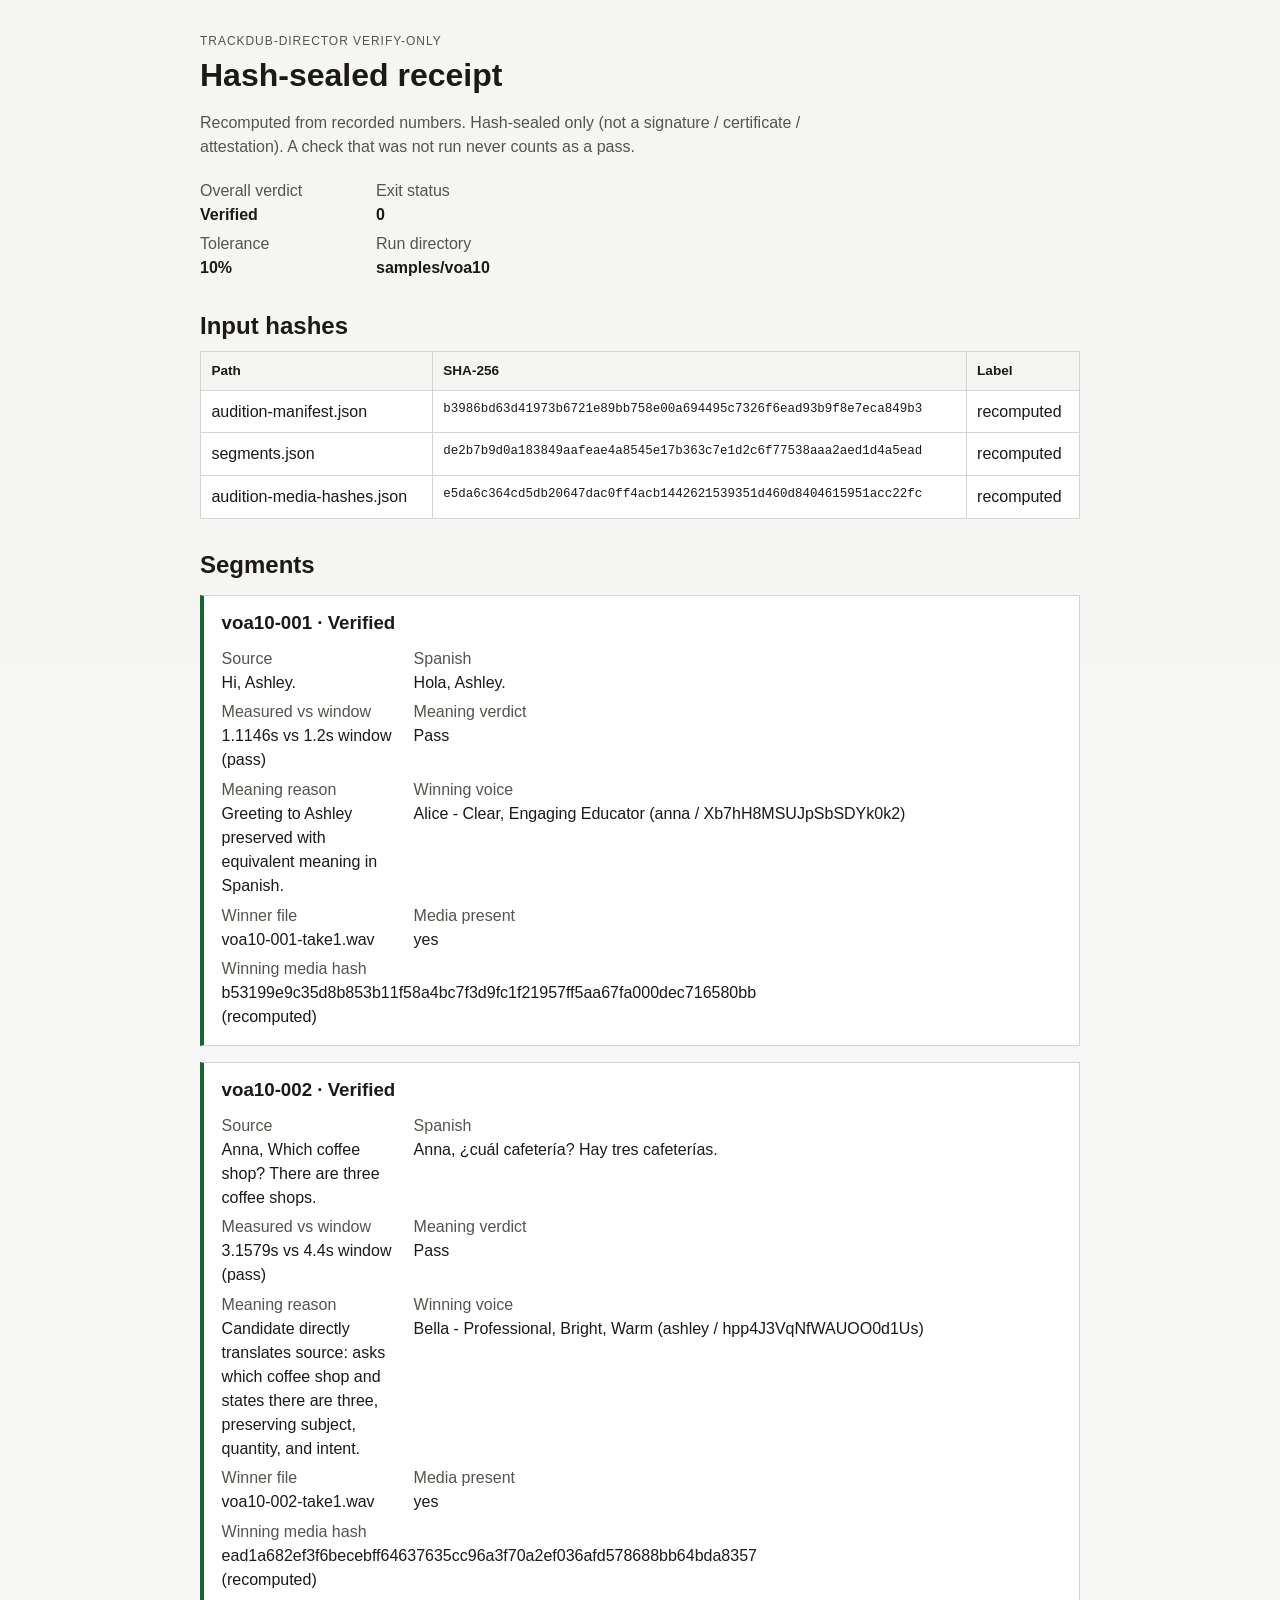
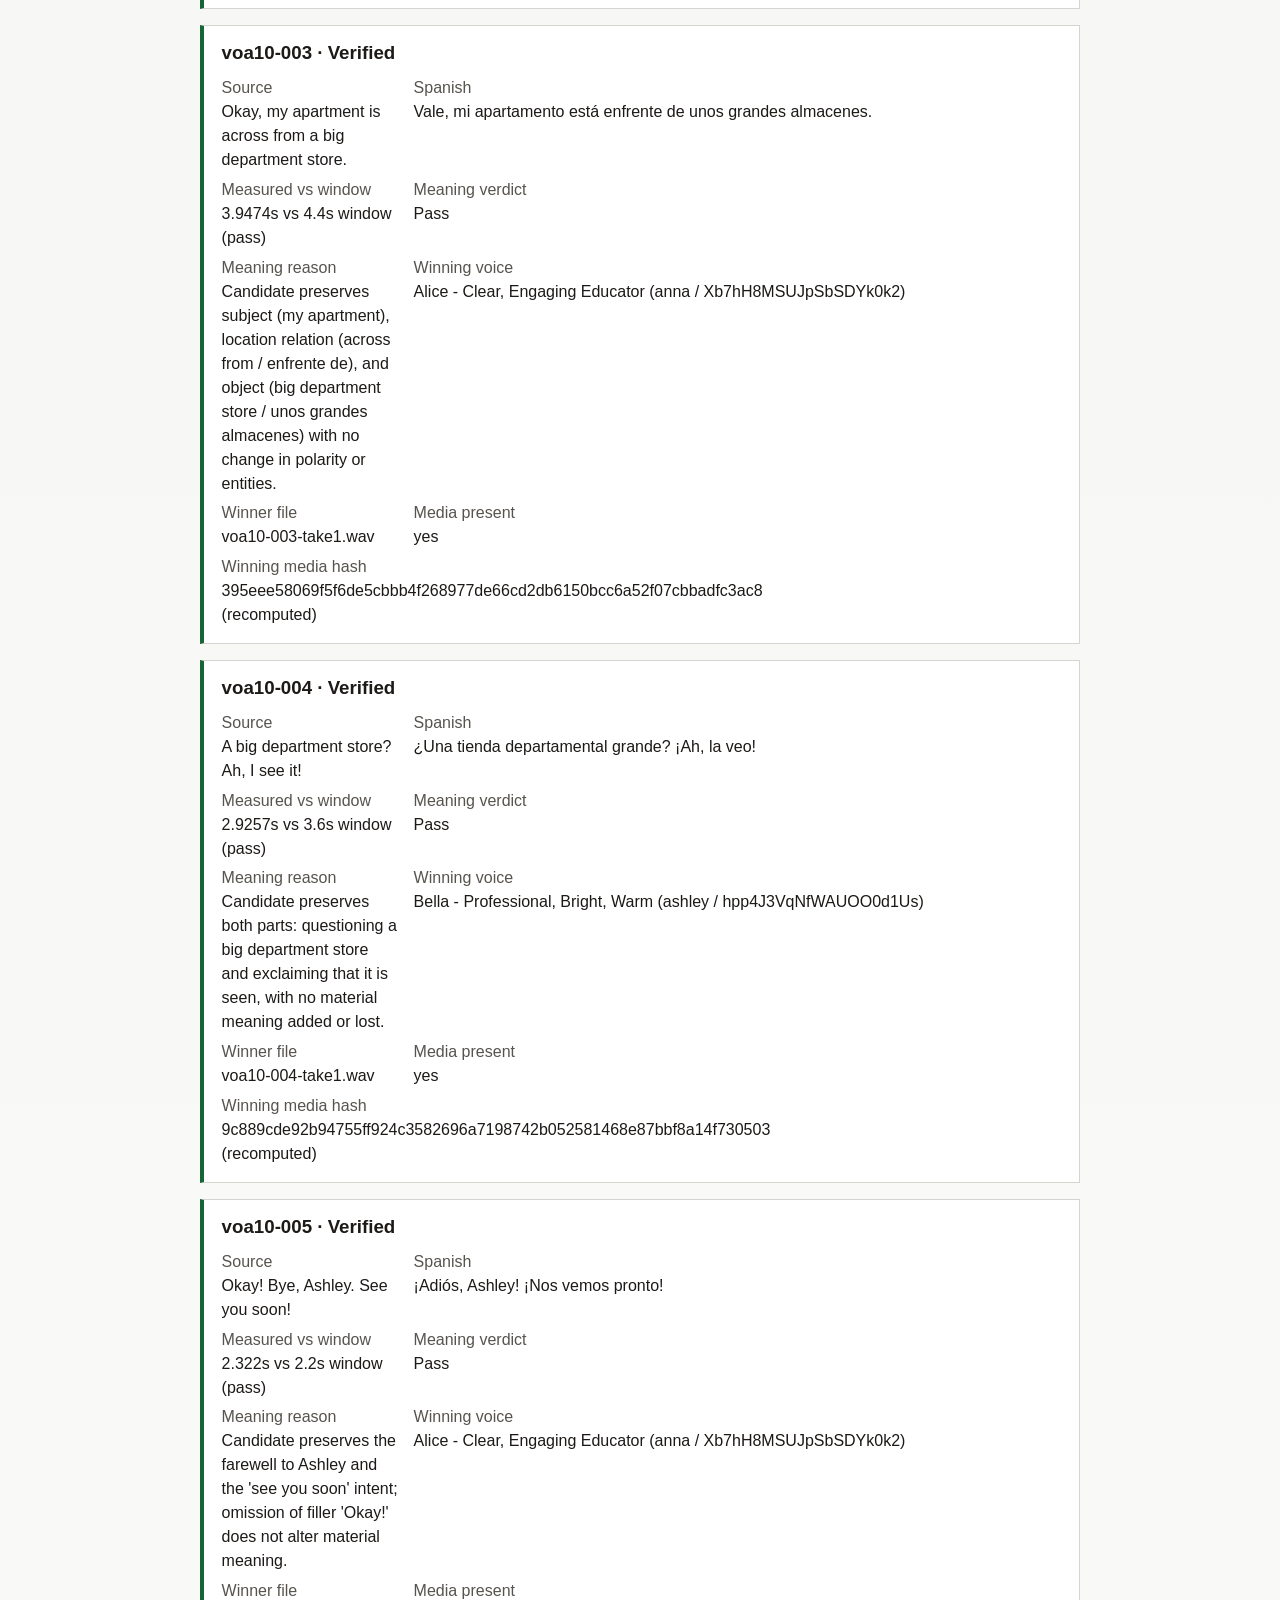
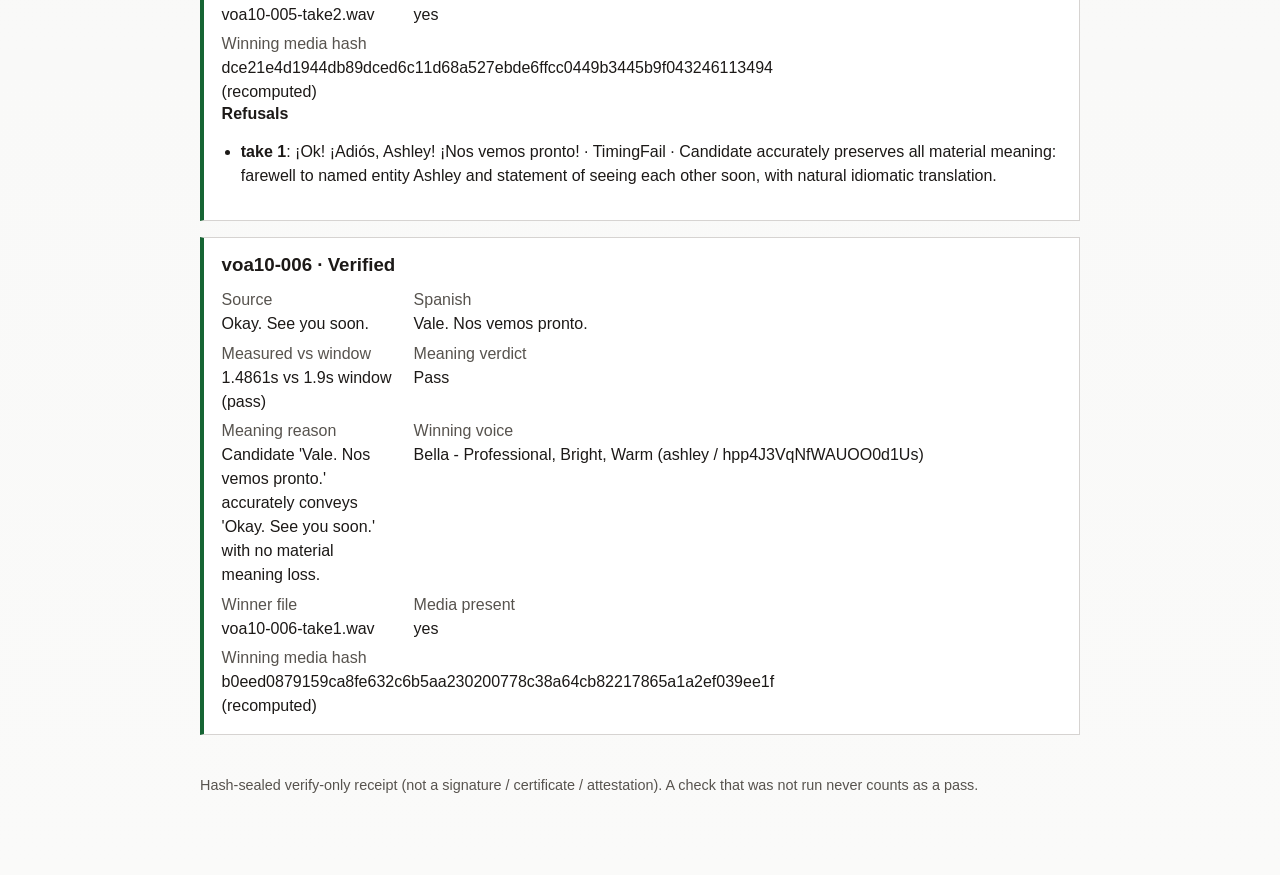
<file: samples/voa10/verify-only-receipt.html>
<!DOCTYPE html>
<html lang="en">
<head>
<meta charset="utf-8">
<meta name="viewport" content="width=device-width, initial-scale=1">
<title>Verify-only receipt (hash-sealed)</title>
<style>
:root { color-scheme: light; --ink:#1c1917; --muted:#57534e; --line:#d6d3d1; --ok:#166534; --review:#9a3412; --bg:#fafaf9; --card:#fff; }
* { box-sizing: border-box; }
body { margin: 0; font: 16px/1.5 "Segoe UI", "Helvetica Neue", sans-serif; color: var(--ink); background: linear-gradient(180deg,#f5f5f4,var(--bg)); }
main { max-width: 920px; margin: 0 auto; padding: 2rem 1.25rem 4rem; }
h1,h2,h3,h4 { line-height: 1.2; margin: 0 0 0.6rem; }
.eyebrow { text-transform: uppercase; letter-spacing: 0.08em; font-size: 0.75rem; color: var(--muted); margin: 0 0 0.4rem; }
.lede { color: var(--muted); max-width: 42rem; }
.summary { display: grid; grid-template-columns: 10rem 1fr; gap: 0.35rem 1rem; margin: 1.25rem 0 0; }
.summary dt { color: var(--muted); }
.summary dd { margin: 0; font-weight: 600; }
section { margin-top: 2rem; }
table { width: 100%; border-collapse: collapse; background: var(--card); }
th, td { border: 1px solid var(--line); padding: 0.55rem 0.65rem; text-align: left; vertical-align: top; }
th { background: #f5f5f4; font-size: 0.85rem; }
.mono { font-family: ui-monospace, Consolas, monospace; font-size: 0.78rem; word-break: break-all; }
.segment { background: var(--card); border: 1px solid var(--line); border-left-width: 4px; padding: 1rem 1.1rem; margin: 1rem 0; }
.segment.ok { border-left-color: var(--ok); }
.segment.review { border-left-color: var(--review); }
.segment dl { display: grid; grid-template-columns: 11rem 1fr; gap: 0.35rem 1rem; margin: 0.75rem 0 0; }
.segment dt { color: var(--muted); }
.segment dd { margin: 0; }
.reasons { color: var(--review); font-weight: 600; }
ul { padding-left: 1.2rem; }
footer { margin-top: 2.5rem; color: var(--muted); font-size: 0.9rem; }
</style>
</head>
<body>
<main>
<header class="top">
<p class="eyebrow">Trackdub-Director verify-only</p>
<h1>Hash-sealed receipt</h1>
<p class="lede">Recomputed from recorded numbers. Hash-sealed only (not a signature / certificate / attestation). A check that was not run never counts as a pass.</p>
<dl class="summary">
<div><dt>Overall verdict</dt><dd>Verified</dd></div>
<div><dt>Exit status</dt><dd>0</dd></div>
<div><dt>Tolerance</dt><dd>10%</dd></div>
<div><dt>Run directory</dt><dd>samples/voa10</dd></div>
</dl>
</header>
<section>
<h2>Input hashes</h2>
<table>
<thead><tr><th>Path</th><th>SHA-256</th><th>Label</th></tr></thead>
<tbody>
<tr>
<td>audition-manifest.json</td>
<td class="mono">b3986bd63d41973b6721e89bb758e00a694495c7326f6ead93b9f8e7eca849b3</td>
<td>recomputed</td>
</tr>
<tr>
<td>segments.json</td>
<td class="mono">de2b7b9d0a183849aafeae4a8545e17b363c7e1d2c6f77538aaa2aed1d4a5ead</td>
<td>recomputed</td>
</tr>
<tr>
<td>audition-media-hashes.json</td>
<td class="mono">e5da6c364cd5db20647dac0ff4acb1442621539351d460d8404615951acc22fc</td>
<td>recomputed</td>
</tr>
</tbody></table>
</section>
<section>
<h2>Segments</h2>
<article class="segment ok">
<h3>voa10-001 · Verified</h3>
<dl>
<div><dt>Source</dt><dd>Hi, Ashley.</dd></div>
<div><dt>Spanish</dt><dd>Hola, Ashley.</dd></div>
<div><dt>Measured vs window</dt><dd>1.1146s vs 1.2s window (pass)</dd></div>
<div><dt>Meaning verdict</dt><dd>Pass</dd></div>
<div><dt>Meaning reason</dt><dd>Greeting to Ashley preserved with equivalent meaning in Spanish.</dd></div>
<div><dt>Winning voice</dt><dd>Alice - Clear, Engaging Educator (anna / Xb7hH8MSUJpSbSDYk0k2)</dd></div>
<div><dt>Winner file</dt><dd>voa10-001-take1.wav</dd></div>
<div><dt>Media present</dt><dd>yes</dd></div>
<div><dt>Winning media hash</dt><dd>b53199e9c35d8b853b11f58a4bc7f3d9fc1f21957ff5aa67fa000dec716580bb (recomputed)</dd></div>
</dl>
</article>
<article class="segment ok">
<h3>voa10-002 · Verified</h3>
<dl>
<div><dt>Source</dt><dd>Anna, Which coffee shop? There are three coffee shops.</dd></div>
<div><dt>Spanish</dt><dd>Anna, &#191;cu&#225;l cafeter&#237;a? Hay tres cafeter&#237;as.</dd></div>
<div><dt>Measured vs window</dt><dd>3.1579s vs 4.4s window (pass)</dd></div>
<div><dt>Meaning verdict</dt><dd>Pass</dd></div>
<div><dt>Meaning reason</dt><dd>Candidate directly translates source: asks which coffee shop and states there are three, preserving subject, quantity, and intent.</dd></div>
<div><dt>Winning voice</dt><dd>Bella - Professional, Bright, Warm (ashley / hpp4J3VqNfWAUOO0d1Us)</dd></div>
<div><dt>Winner file</dt><dd>voa10-002-take1.wav</dd></div>
<div><dt>Media present</dt><dd>yes</dd></div>
<div><dt>Winning media hash</dt><dd>ead1a682ef3f6becebff64637635cc96a3f70a2ef036afd578688bb64bda8357 (recomputed)</dd></div>
</dl>
</article>
<article class="segment ok">
<h3>voa10-003 · Verified</h3>
<dl>
<div><dt>Source</dt><dd>Okay, my apartment is across from a big department store.</dd></div>
<div><dt>Spanish</dt><dd>Vale, mi apartamento est&#225; enfrente de unos grandes almacenes.</dd></div>
<div><dt>Measured vs window</dt><dd>3.9474s vs 4.4s window (pass)</dd></div>
<div><dt>Meaning verdict</dt><dd>Pass</dd></div>
<div><dt>Meaning reason</dt><dd>Candidate preserves subject (my apartment), location relation (across from / enfrente de), and object (big department store / unos grandes almacenes) with no change in polarity or entities.</dd></div>
<div><dt>Winning voice</dt><dd>Alice - Clear, Engaging Educator (anna / Xb7hH8MSUJpSbSDYk0k2)</dd></div>
<div><dt>Winner file</dt><dd>voa10-003-take1.wav</dd></div>
<div><dt>Media present</dt><dd>yes</dd></div>
<div><dt>Winning media hash</dt><dd>395eee58069f5f6de5cbbb4f268977de66cd2db6150bcc6a52f07cbbadfc3ac8 (recomputed)</dd></div>
</dl>
</article>
<article class="segment ok">
<h3>voa10-004 · Verified</h3>
<dl>
<div><dt>Source</dt><dd>A big department store? Ah, I see it!</dd></div>
<div><dt>Spanish</dt><dd>&#191;Una tienda departamental grande? &#161;Ah, la veo!</dd></div>
<div><dt>Measured vs window</dt><dd>2.9257s vs 3.6s window (pass)</dd></div>
<div><dt>Meaning verdict</dt><dd>Pass</dd></div>
<div><dt>Meaning reason</dt><dd>Candidate preserves both parts: questioning a big department store and exclaiming that it is seen, with no material meaning added or lost.</dd></div>
<div><dt>Winning voice</dt><dd>Bella - Professional, Bright, Warm (ashley / hpp4J3VqNfWAUOO0d1Us)</dd></div>
<div><dt>Winner file</dt><dd>voa10-004-take1.wav</dd></div>
<div><dt>Media present</dt><dd>yes</dd></div>
<div><dt>Winning media hash</dt><dd>9c889cde92b94755ff924c3582696a7198742b052581468e87bbf8a14f730503 (recomputed)</dd></div>
</dl>
</article>
<article class="segment ok">
<h3>voa10-005 · Verified</h3>
<dl>
<div><dt>Source</dt><dd>Okay! Bye, Ashley. See you soon!</dd></div>
<div><dt>Spanish</dt><dd>&#161;Adi&#243;s, Ashley! &#161;Nos vemos pronto!</dd></div>
<div><dt>Measured vs window</dt><dd>2.322s vs 2.2s window (pass)</dd></div>
<div><dt>Meaning verdict</dt><dd>Pass</dd></div>
<div><dt>Meaning reason</dt><dd>Candidate preserves the farewell to Ashley and the &#39;see you soon&#39; intent; omission of filler &#39;Okay!&#39; does not alter material meaning.</dd></div>
<div><dt>Winning voice</dt><dd>Alice - Clear, Engaging Educator (anna / Xb7hH8MSUJpSbSDYk0k2)</dd></div>
<div><dt>Winner file</dt><dd>voa10-005-take2.wav</dd></div>
<div><dt>Media present</dt><dd>yes</dd></div>
<div><dt>Winning media hash</dt><dd>dce21e4d1944db89dced6c11d68a527ebde6ffcc0449b3445b9f043246113494 (recomputed)</dd></div>
</dl>
<h4>Refusals</h4>
<ul>
<li><strong>take 1</strong>: &#161;Ok! &#161;Adi&#243;s, Ashley! &#161;Nos vemos pronto! · TimingFail · Candidate accurately preserves all material meaning: farewell to named entity Ashley and statement of seeing each other soon, with natural idiomatic translation.</li>
</ul>
</article>
<article class="segment ok">
<h3>voa10-006 · Verified</h3>
<dl>
<div><dt>Source</dt><dd>Okay. See you soon.</dd></div>
<div><dt>Spanish</dt><dd>Vale. Nos vemos pronto.</dd></div>
<div><dt>Measured vs window</dt><dd>1.4861s vs 1.9s window (pass)</dd></div>
<div><dt>Meaning verdict</dt><dd>Pass</dd></div>
<div><dt>Meaning reason</dt><dd>Candidate &#39;Vale. Nos vemos pronto.&#39; accurately conveys &#39;Okay. See you soon.&#39; with no material meaning loss.</dd></div>
<div><dt>Winning voice</dt><dd>Bella - Professional, Bright, Warm (ashley / hpp4J3VqNfWAUOO0d1Us)</dd></div>
<div><dt>Winner file</dt><dd>voa10-006-take1.wav</dd></div>
<div><dt>Media present</dt><dd>yes</dd></div>
<div><dt>Winning media hash</dt><dd>b0eed0879159ca8fe632c6b5aa230200778c38a64cb82217865a1a2ef039ee1f (recomputed)</dd></div>
</dl>
</article>
</section>
<footer><p>
Hash-sealed verify-only receipt (not a signature / certificate / attestation). A check that was not run never counts as a pass.</p></footer>
</main>
</body>
</html>
</file>
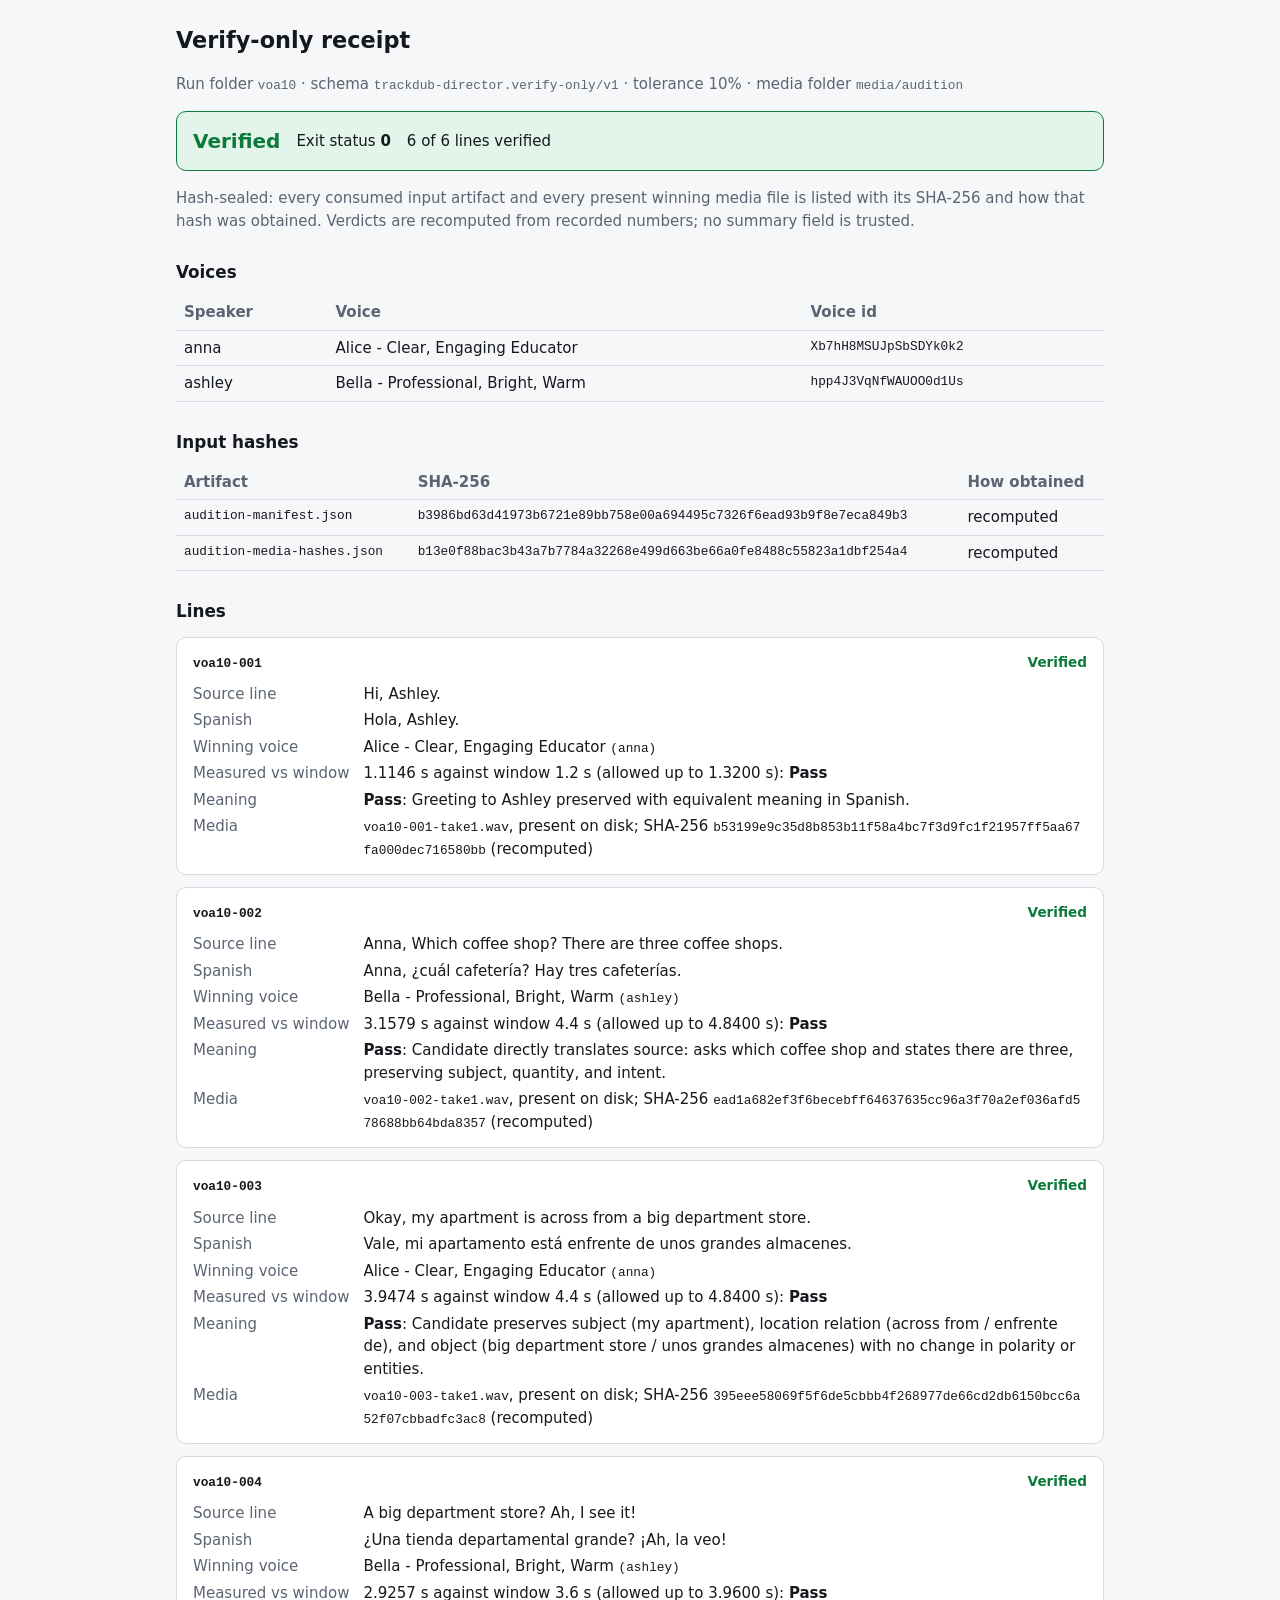
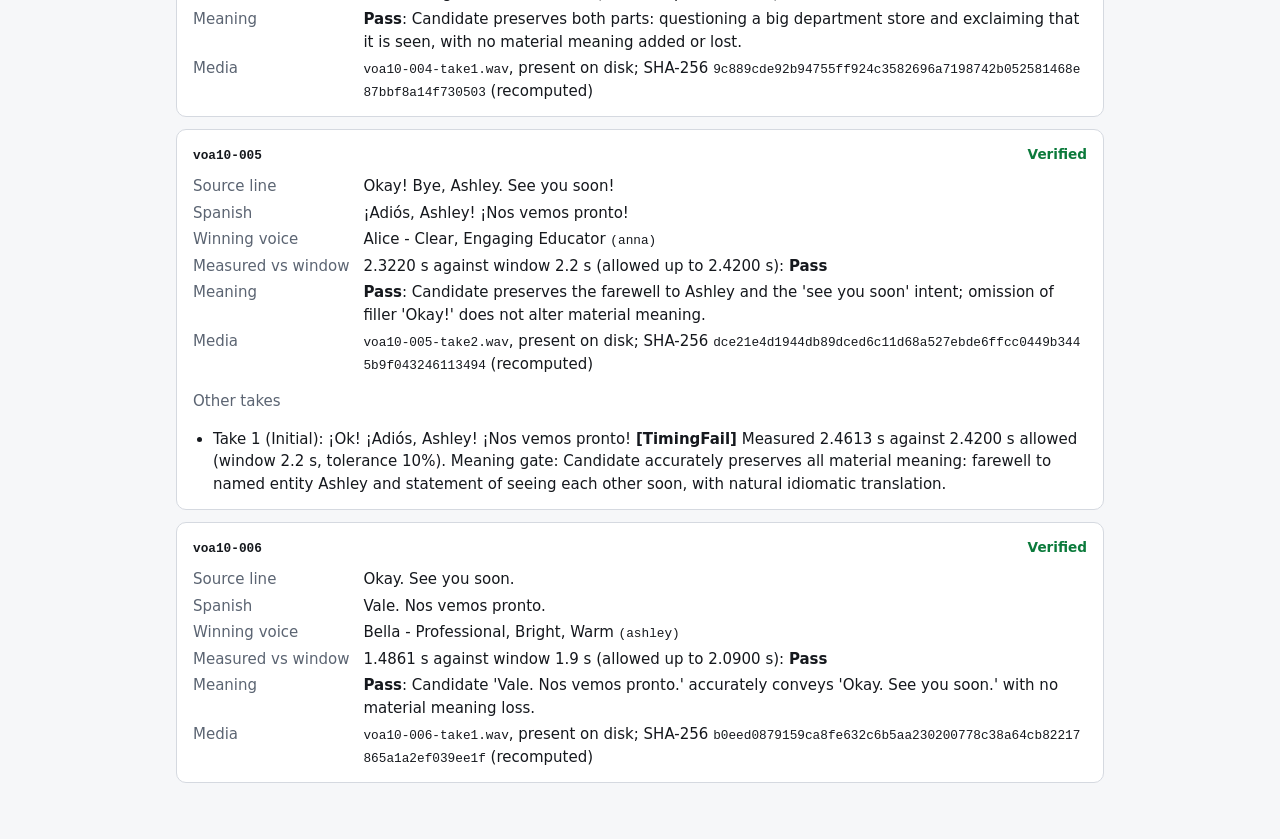
<file: samples/voa10/verify-receipt.html>
<!doctype html>
<html lang="en">
<head>
<meta charset="utf-8">
<meta name="viewport" content="width=device-width,initial-scale=1">
<title>Verify-only receipt: voa10</title>
<style>
:root{color-scheme:light dark;--bg:#f6f7f9;--fg:#15181d;--card:#fff;--line:#d5d9e0;--muted:#5b6472;--ok:#0b7a3b;--ok-bg:#e3f4ea;--bad:#a4261a;--bad-bg:#fbe7e4}
@media(prefers-color-scheme:dark){:root{--bg:#101318;--fg:#e8ebf0;--card:#181c23;--line:#2c333f;--muted:#99a3b3;--ok:#5fd18b;--ok-bg:#12301f;--bad:#ff8d7e;--bad-bg:#3a1a16}}
*{box-sizing:border-box}
body{margin:0;background:var(--bg);color:var(--fg);font:15px/1.5 system-ui,-apple-system,"Segoe UI",sans-serif}
main{max-width:960px;margin:0 auto;padding:24px 16px 48px}
h1{font-size:1.4rem;margin:0 0 4px}h2{font-size:1.05rem;margin:28px 0 10px}
.muted{color:var(--muted)}.mono{font-family:ui-monospace,Consolas,monospace;font-size:.85em;word-break:break-all}
.banner{border:1px solid var(--line);border-radius:10px;padding:14px 16px;margin:16px 0;display:flex;gap:16px;flex-wrap:wrap;align-items:center}
.banner.ok{background:var(--ok-bg);border-color:var(--ok)}.banner.bad{background:var(--bad-bg);border-color:var(--bad)}
.verdict{font-size:1.25rem;font-weight:700}.ok .verdict,.pill.ok{color:var(--ok)}.bad .verdict,.pill.bad{color:var(--bad)}
.card{background:var(--card);border:1px solid var(--line);border-radius:10px;padding:14px 16px;margin:12px 0}
.card header{display:flex;justify-content:space-between;gap:12px;flex-wrap:wrap;align-items:baseline}
.pill{font-weight:600;font-size:.85rem}
dl{display:grid;grid-template-columns:max-content 1fr;gap:4px 14px;margin:10px 0 0}dt{color:var(--muted)}dd{margin:0}
ul{margin:6px 0 0;padding-left:20px}
table{width:100%;border-collapse:collapse}th,td{text-align:left;padding:6px 8px;border-bottom:1px solid var(--line);vertical-align:top}th{color:var(--muted);font-weight:600}</style>
</head>
<body>
<main>
<h1>Verify-only receipt</h1>
<p class="muted">Run folder <span class="mono">voa10</span> · schema <span class="mono">trackdub-director.verify-only/v1</span> · tolerance 10% · media folder <span class="mono">media/audition</span></p>
<div class="banner ok"><span class="verdict">Verified</span><span>Exit status <strong>0</strong></span><span>6 of 6 lines verified</span></div>
<p class="muted">Hash-sealed: every consumed input artifact and every present winning media file is listed with its SHA-256 and how that hash was obtained. Verdicts are recomputed from recorded numbers; no summary field is trusted.</p>
<h2>Voices</h2>
<table><thead><tr><th>Speaker</th><th>Voice</th><th>Voice id</th></tr></thead><tbody>
<tr><td>anna</td><td>Alice - Clear, Engaging Educator</td><td class="mono">Xb7hH8MSUJpSbSDYk0k2</td></tr>
<tr><td>ashley</td><td>Bella - Professional, Bright, Warm</td><td class="mono">hpp4J3VqNfWAUOO0d1Us</td></tr>
</tbody></table>
<h2>Input hashes</h2>
<table><thead><tr><th>Artifact</th><th>SHA-256</th><th>How obtained</th></tr></thead><tbody>
<tr><td class="mono">audition-manifest.json</td><td class="mono">b3986bd63d41973b6721e89bb758e00a694495c7326f6ead93b9f8e7eca849b3</td><td>recomputed</td></tr>
<tr><td class="mono">audition-media-hashes.json</td><td class="mono">b13e0f88bac3b43a7b7784a32268e499d663be66a0fe8488c55823a1dbf254a4</td><td>recomputed</td></tr>
</tbody></table>
<h2>Lines</h2>
<section class="card">
<header><strong class="mono">voa10-001</strong><span class="pill ok">Verified</span></header>
<dl>
<dt>Source line</dt><dd>Hi, Ashley.</dd>
<dt>Spanish</dt><dd>Hola, Ashley.</dd>
<dt>Winning voice</dt><dd>Alice - Clear, Engaging Educator <span class="mono">(anna)</span></dd>
<dt>Measured vs window</dt><dd>1.1146 s against window 1.2 s (allowed up to 1.3200 s): <strong>Pass</strong></dd>
<dt>Meaning</dt><dd><strong>Pass</strong>: Greeting to Ashley preserved with equivalent meaning in Spanish.</dd>
<dt>Media</dt><dd><span class="mono">voa10-001-take1.wav</span>, present on disk; SHA-256 <span class="mono">b53199e9c35d8b853b11f58a4bc7f3d9fc1f21957ff5aa67fa000dec716580bb</span> (recomputed)</dd>
</dl>
</section>
<section class="card">
<header><strong class="mono">voa10-002</strong><span class="pill ok">Verified</span></header>
<dl>
<dt>Source line</dt><dd>Anna, Which coffee shop? There are three coffee shops.</dd>
<dt>Spanish</dt><dd>Anna, &#191;cu&#225;l cafeter&#237;a? Hay tres cafeter&#237;as.</dd>
<dt>Winning voice</dt><dd>Bella - Professional, Bright, Warm <span class="mono">(ashley)</span></dd>
<dt>Measured vs window</dt><dd>3.1579 s against window 4.4 s (allowed up to 4.8400 s): <strong>Pass</strong></dd>
<dt>Meaning</dt><dd><strong>Pass</strong>: Candidate directly translates source: asks which coffee shop and states there are three, preserving subject, quantity, and intent.</dd>
<dt>Media</dt><dd><span class="mono">voa10-002-take1.wav</span>, present on disk; SHA-256 <span class="mono">ead1a682ef3f6becebff64637635cc96a3f70a2ef036afd578688bb64bda8357</span> (recomputed)</dd>
</dl>
</section>
<section class="card">
<header><strong class="mono">voa10-003</strong><span class="pill ok">Verified</span></header>
<dl>
<dt>Source line</dt><dd>Okay, my apartment is across from a big department store.</dd>
<dt>Spanish</dt><dd>Vale, mi apartamento est&#225; enfrente de unos grandes almacenes.</dd>
<dt>Winning voice</dt><dd>Alice - Clear, Engaging Educator <span class="mono">(anna)</span></dd>
<dt>Measured vs window</dt><dd>3.9474 s against window 4.4 s (allowed up to 4.8400 s): <strong>Pass</strong></dd>
<dt>Meaning</dt><dd><strong>Pass</strong>: Candidate preserves subject (my apartment), location relation (across from / enfrente de), and object (big department store / unos grandes almacenes) with no change in polarity or entities.</dd>
<dt>Media</dt><dd><span class="mono">voa10-003-take1.wav</span>, present on disk; SHA-256 <span class="mono">395eee58069f5f6de5cbbb4f268977de66cd2db6150bcc6a52f07cbbadfc3ac8</span> (recomputed)</dd>
</dl>
</section>
<section class="card">
<header><strong class="mono">voa10-004</strong><span class="pill ok">Verified</span></header>
<dl>
<dt>Source line</dt><dd>A big department store? Ah, I see it!</dd>
<dt>Spanish</dt><dd>&#191;Una tienda departamental grande? &#161;Ah, la veo!</dd>
<dt>Winning voice</dt><dd>Bella - Professional, Bright, Warm <span class="mono">(ashley)</span></dd>
<dt>Measured vs window</dt><dd>2.9257 s against window 3.6 s (allowed up to 3.9600 s): <strong>Pass</strong></dd>
<dt>Meaning</dt><dd><strong>Pass</strong>: Candidate preserves both parts: questioning a big department store and exclaiming that it is seen, with no material meaning added or lost.</dd>
<dt>Media</dt><dd><span class="mono">voa10-004-take1.wav</span>, present on disk; SHA-256 <span class="mono">9c889cde92b94755ff924c3582696a7198742b052581468e87bbf8a14f730503</span> (recomputed)</dd>
</dl>
</section>
<section class="card">
<header><strong class="mono">voa10-005</strong><span class="pill ok">Verified</span></header>
<dl>
<dt>Source line</dt><dd>Okay! Bye, Ashley. See you soon!</dd>
<dt>Spanish</dt><dd>&#161;Adi&#243;s, Ashley! &#161;Nos vemos pronto!</dd>
<dt>Winning voice</dt><dd>Alice - Clear, Engaging Educator <span class="mono">(anna)</span></dd>
<dt>Measured vs window</dt><dd>2.3220 s against window 2.2 s (allowed up to 2.4200 s): <strong>Pass</strong></dd>
<dt>Meaning</dt><dd><strong>Pass</strong>: Candidate preserves the farewell to Ashley and the &#39;see you soon&#39; intent; omission of filler &#39;Okay!&#39; does not alter material meaning.</dd>
<dt>Media</dt><dd><span class="mono">voa10-005-take2.wav</span>, present on disk; SHA-256 <span class="mono">dce21e4d1944db89dced6c11d68a527ebde6ffcc0449b3445b9f043246113494</span> (recomputed)</dd>
</dl>
<p class="muted">Other takes</p>
<ul>
<li>Take 1 (Initial): &#161;Ok! &#161;Adi&#243;s, Ashley! &#161;Nos vemos pronto! <strong>[TimingFail]</strong> Measured 2.4613 s against 2.4200 s allowed (window 2.2 s, tolerance 10%). Meaning gate: Candidate accurately preserves all material meaning: farewell to named entity Ashley and statement of seeing each other soon, with natural idiomatic translation.</li>
</ul>
</section>
<section class="card">
<header><strong class="mono">voa10-006</strong><span class="pill ok">Verified</span></header>
<dl>
<dt>Source line</dt><dd>Okay. See you soon.</dd>
<dt>Spanish</dt><dd>Vale. Nos vemos pronto.</dd>
<dt>Winning voice</dt><dd>Bella - Professional, Bright, Warm <span class="mono">(ashley)</span></dd>
<dt>Measured vs window</dt><dd>1.4861 s against window 1.9 s (allowed up to 2.0900 s): <strong>Pass</strong></dd>
<dt>Meaning</dt><dd><strong>Pass</strong>: Candidate &#39;Vale. Nos vemos pronto.&#39; accurately conveys &#39;Okay. See you soon.&#39; with no material meaning loss.</dd>
<dt>Media</dt><dd><span class="mono">voa10-006-take1.wav</span>, present on disk; SHA-256 <span class="mono">b0eed0879159ca8fe632c6b5aa230200778c38a64cb82217865a1a2ef039ee1f</span> (recomputed)</dd>
</dl>
</section>
</main>
</body>
</html>
</file>
